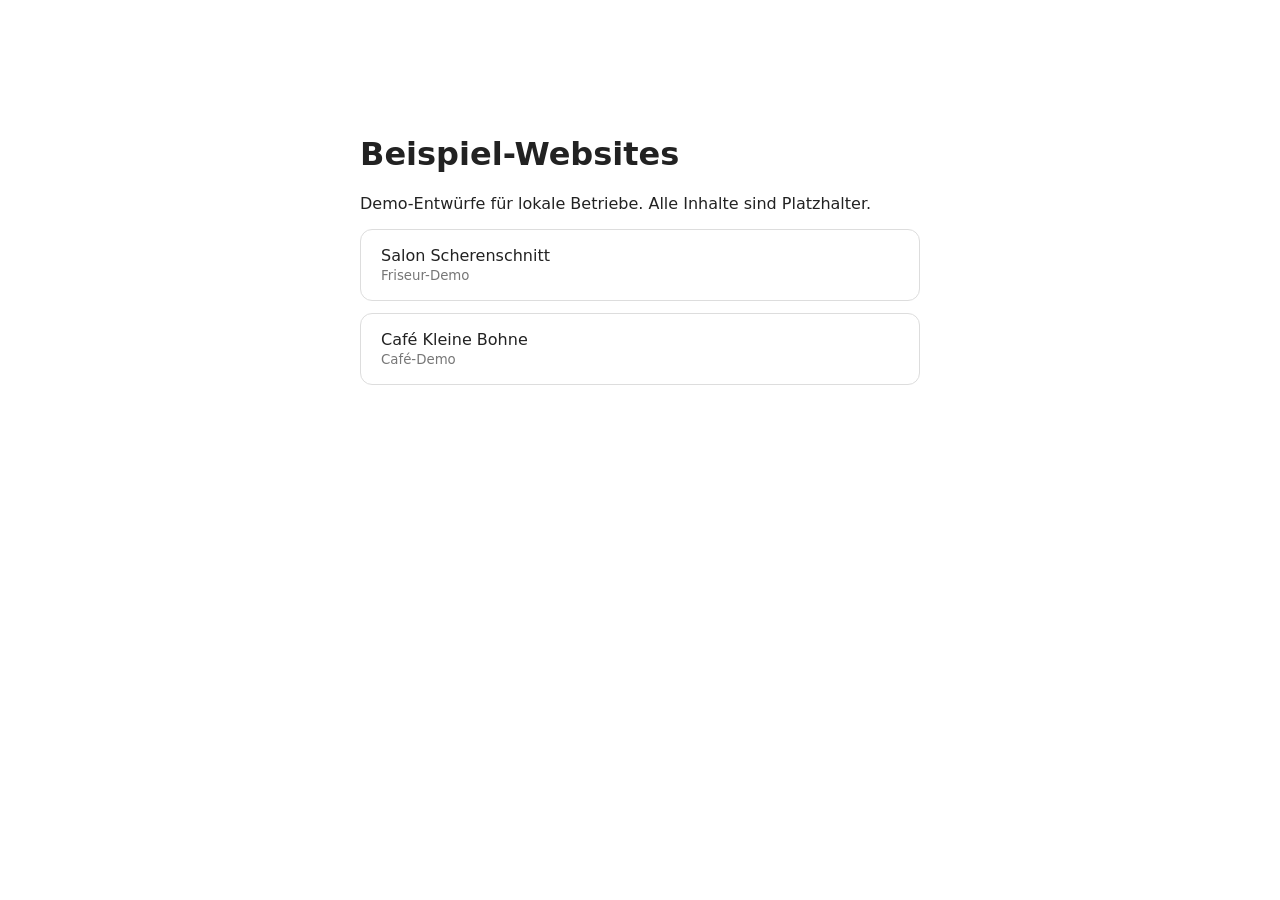
<file: index.html>
<!doctype html>
<html lang="de"><head><meta charset="utf-8"><meta name="viewport" content="width=device-width,initial-scale=1">
<title>Web-Demos</title>
<style>body{font-family:system-ui,sans-serif;max-width:560px;margin:15vh auto;padding:0 20px;color:#222}a{display:block;margin:12px 0;padding:16px 20px;border:1px solid #ddd;border-radius:12px;text-decoration:none;color:inherit}a:hover{background:#f5f5f5}small{color:#777}</style></head>
<body><h1>Beispiel-Websites</h1><p>Demo-Entwürfe für lokale Betriebe. Alle Inhalte sind Platzhalter.</p>
<a href="friseur/">Salon Scherenschnitt<br><small>Friseur-Demo</small></a>
<a href="cafe/">Café Kleine Bohne<br><small>Café-Demo</small></a></body></html>
</file>
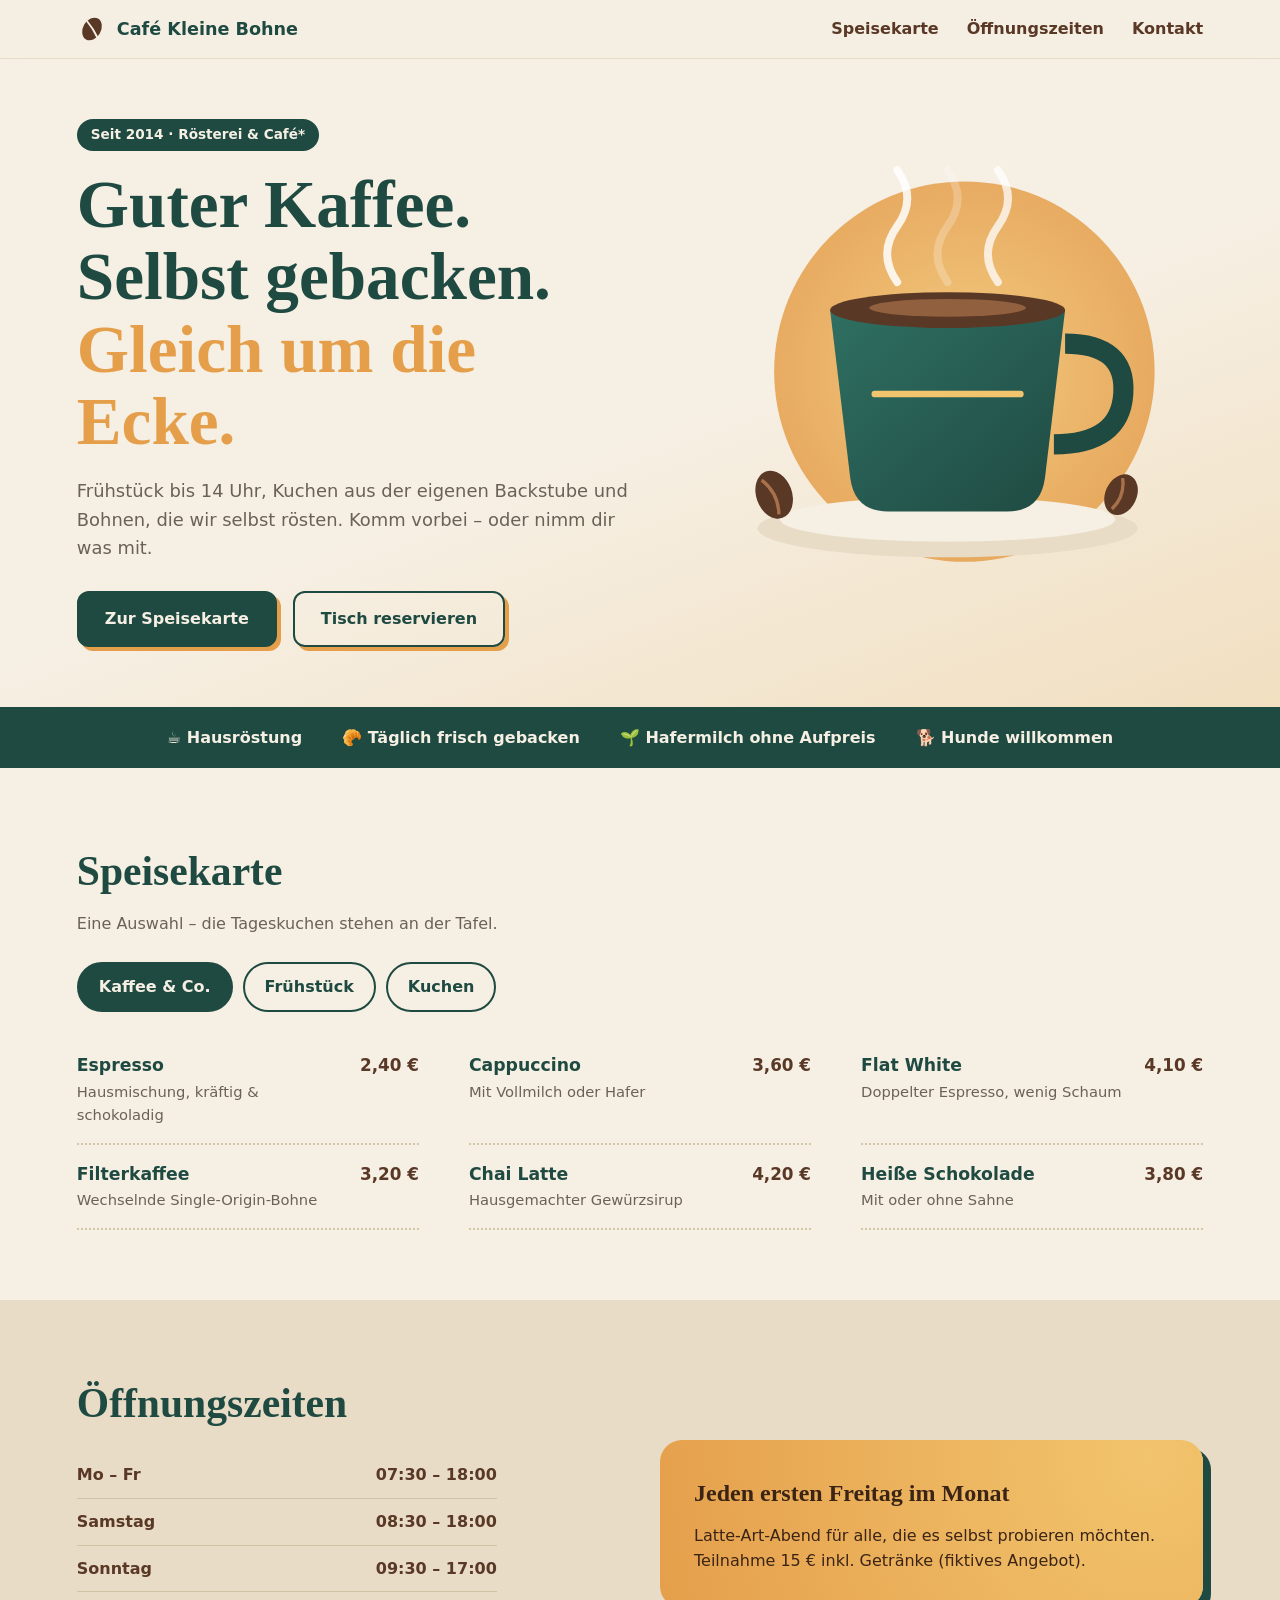
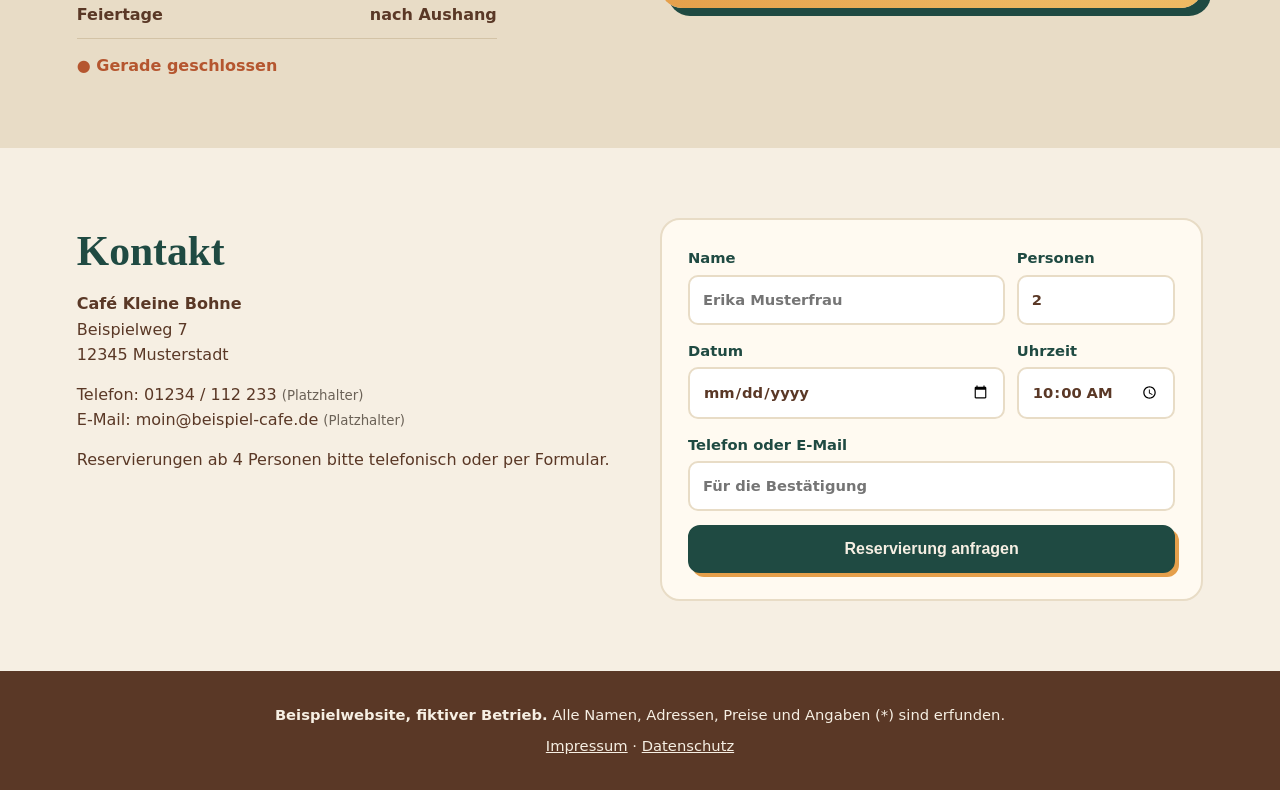
<file: cafe/index.html>
<!DOCTYPE html>
<html lang="de">
<head>
<meta charset="UTF-8">
<meta name="viewport" content="width=device-width, initial-scale=1">
<title>Café Kleine Bohne – Musterstadt (Beispielwebsite)</title>
<meta name="description" content="Beispielwebsite eines fiktiven Cafés.">
<link rel="stylesheet" href="style.css">
</head>
<body>
<header class="nav">
  <a href="#" class="logo">
    <svg viewBox="0 0 40 40" aria-hidden="true"><ellipse cx="20" cy="20" rx="12" ry="16" transform="rotate(30 20 20)" fill="currentColor"/><path d="M13 9 Q22 20 27 31" stroke="#f6efe3" stroke-width="2.5" fill="none" stroke-linecap="round"/></svg>
    <span>Café Kleine Bohne</span>
  </a>
  <button class="burger" aria-label="Menü öffnen" aria-expanded="false"><span></span><span></span><span></span></button>
  <nav class="links">
    <a href="#karte">Speisekarte</a>
    <a href="#zeiten">Öffnungszeiten</a>
    <a href="#kontakt">Kontakt</a>
  </nav>
</header>

<main>
<section class="hero">
  <div class="hero-text">
    <span class="badge">Seit 2014 · Rösterei &amp; Café*</span>
    <h1>Guter Kaffee.<br>Selbst gebacken.<br><span>Gleich um die Ecke.</span></h1>
    <p class="lead">Frühstück bis 14 Uhr, Kuchen aus der eigenen Backstube und Bohnen, die wir selbst rösten. Komm vorbei – oder nimm dir was mit.</p>
    <div class="cta">
      <a href="#karte" class="btn">Zur Speisekarte</a>
      <a href="#kontakt" class="btn ghost">Tisch reservieren</a>
    </div>
  </div>
  <div class="hero-art" aria-hidden="true">
    <svg viewBox="0 0 420 400">
      <defs>
        <linearGradient id="cup" x1="0" y1="0" x2="1" y2="1"><stop offset="0" stop-color="#2f6f62"/><stop offset="1" stop-color="#1f4a42"/></linearGradient>
        <radialGradient id="sun" cx=".5" cy=".5" r=".5"><stop offset="0" stop-color="#f2c46d"/><stop offset="1" stop-color="#e59f4b"/></radialGradient>
      </defs>
      <circle cx="230" cy="190" r="170" fill="url(#sun)" opacity=".85"/>
      <g fill="none" stroke="#fff" stroke-width="7" stroke-linecap="round" opacity=".9">
        <path d="M170 110 q-18 -25 0 -50 q18 -25 0 -50"><animate attributeName="opacity" values=".2;1;.2" dur="3s" repeatCount="indefinite"/></path>
        <path d="M215 110 q-18 -25 0 -50 q18 -25 0 -50"><animate attributeName="opacity" values="1;.2;1" dur="3s" repeatCount="indefinite"/></path>
        <path d="M260 110 q-18 -25 0 -50 q18 -25 0 -50"><animate attributeName="opacity" values=".2;1;.2" dur="3.5s" repeatCount="indefinite"/></path>
      </g>
      <ellipse cx="215" cy="330" rx="170" ry="26" fill="#e8dcc6"/>
      <ellipse cx="215" cy="322" rx="150" ry="20" fill="#f6efe3"/>
      <path d="M110 135 h210 l-18 150 q-4 30 -34 30 h-106 q-30 0 -34 -30 z" fill="url(#cup)"/>
      <path d="M320 165 q55 0 52 45 q-3 45 -62 45" fill="none" stroke="#1f4a42" stroke-width="18"/>
      <ellipse cx="215" cy="135" rx="105" ry="16" fill="#5a3826"/>
      <ellipse cx="215" cy="133" rx="70" ry="8" fill="#a8714b" opacity=".7"/>
      <path d="M150 210 h130" stroke="#f2c46d" stroke-width="6" stroke-linecap="round"/>
      <g transform="translate(60 300) rotate(-20)"><ellipse rx="16" ry="22" fill="#5a3826"/><path d="M-6 -16 Q4 0 -2 18" stroke="#a8714b" stroke-width="3" fill="none"/></g>
      <g transform="translate(370 300) rotate(25)"><ellipse rx="14" ry="19" fill="#5a3826"/><path d="M-5 -14 Q4 0 -2 15" stroke="#a8714b" stroke-width="3" fill="none"/></g>
    </svg>
  </div>
</section>

<section class="strip">
  <span>☕ Hausröstung</span><span>🥐 Täglich frisch gebacken</span><span>🌱 Hafermilch ohne Aufpreis</span><span>🐕 Hunde willkommen</span>
</section>

<section id="karte" class="section">
  <h2>Speisekarte</h2>
  <p class="sub">Eine Auswahl – die Tageskuchen stehen an der Tafel.</p>
  <div class="tabs" role="tablist">
    <button class="tab active" data-tab="kaffee" role="tab">Kaffee &amp; Co.</button>
    <button class="tab" data-tab="fruehstueck" role="tab">Frühstück</button>
    <button class="tab" data-tab="kuchen" role="tab">Kuchen</button>
  </div>
  <div class="menu active" id="kaffee">
    <div class="item"><div><h3>Espresso</h3><p>Hausmischung, kräftig &amp; schokoladig</p></div><b>2,40 €</b></div>
    <div class="item"><div><h3>Cappuccino</h3><p>Mit Vollmilch oder Hafer</p></div><b>3,60 €</b></div>
    <div class="item"><div><h3>Flat White</h3><p>Doppelter Espresso, wenig Schaum</p></div><b>4,10 €</b></div>
    <div class="item"><div><h3>Filterkaffee</h3><p>Wechselnde Single-Origin-Bohne</p></div><b>3,20 €</b></div>
    <div class="item"><div><h3>Chai Latte</h3><p>Hausgemachter Gewürzsirup</p></div><b>4,20 €</b></div>
    <div class="item"><div><h3>Heiße Schokolade</h3><p>Mit oder ohne Sahne</p></div><b>3,80 €</b></div>
  </div>
  <div class="menu" id="fruehstueck">
    <div class="item"><div><h3>Kleines Frühstück</h3><p>Brötchen, Butter, Marmelade, Kaffee</p></div><b>6,90 €</b></div>
    <div class="item"><div><h3>Bohnen-Frühstück</h3><p>Zwei Brötchen, Käse, Aufschnitt, Ei, Obst, Heißgetränk</p></div><b>12,50 €</b></div>
    <div class="item"><div><h3>Avocado-Brot</h3><p>Sauerteig, Avocado, Feta, Chili</p></div><b>9,80 €</b></div>
    <div class="item"><div><h3>Porridge</h3><p>Hafer, Zimt, Apfel, Nüsse (vegan)</p></div><b>6,50 €</b></div>
  </div>
  <div class="menu" id="kuchen">
    <div class="item"><div><h3>Käsekuchen</h3><p>Nach Omas Rezept</p></div><b>3,90 €</b></div>
    <div class="item"><div><h3>Apfelstrudel</h3><p>Warm, mit Vanillesoße</p></div><b>4,50 €</b></div>
    <div class="item"><div><h3>Zimtschnecke</h3><p>Täglich ab 8 Uhr frisch</p></div><b>3,20 €</b></div>
    <div class="item"><div><h3>Tageskuchen</h3><p>Fragt uns an der Theke</p></div><b>ab 3,50 €</b></div>
  </div>
</section>

<section id="zeiten" class="section split">
  <div class="hours-card">
    <h2>Öffnungszeiten</h2>
    <ul class="hours">
      <li><span>Mo – Fr</span><span>07:30 – 18:00</span></li>
      <li><span>Samstag</span><span>08:30 – 18:00</span></li>
      <li><span>Sonntag</span><span>09:30 – 17:00</span></li>
      <li><span>Feiertage</span><span>nach Aushang</span></li>
    </ul>
    <p class="status" id="status"></p>
  </div>
  <div class="event">
    <h3>Jeden ersten Freitag im Monat</h3>
    <p>Latte-Art-Abend für alle, die es selbst probieren möchten. Teilnahme 15 € inkl. Getränke (fiktives Angebot).</p>
  </div>
</section>

<section id="kontakt" class="section split">
  <div>
    <h2>Kontakt</h2>
    <p><strong>Café Kleine Bohne</strong><br>Beispielweg 7<br>12345 Musterstadt</p>
    <p>Telefon: 01234 / 112 233 <small>(Platzhalter)</small><br>E-Mail: moin@beispiel-cafe.de <small>(Platzhalter)</small></p>
    <p>Reservierungen ab 4 Personen bitte telefonisch oder per Formular.</p>
  </div>
  <form class="form" onsubmit="event.preventDefault(); this.querySelector('.ok').hidden=false;">
    <div class="row">
      <label>Name<input type="text" placeholder="Erika Musterfrau" required></label>
      <label>Personen<input type="number" min="1" max="20" value="2"></label>
    </div>
    <div class="row">
      <label>Datum<input type="date"></label>
      <label>Uhrzeit<input type="time" value="10:00"></label>
    </div>
    <label>Telefon oder E-Mail<input type="text" placeholder="Für die Bestätigung" required></label>
    <button class="btn" type="submit">Reservierung anfragen</button>
    <p class="ok" hidden>Demo: Das Formular verschickt nichts.</p>
  </form>
</section>
</main>

<footer class="footer">
  <p><strong>Beispielwebsite, fiktiver Betrieb.</strong> Alle Namen, Adressen, Preise und Angaben (*) sind erfunden.</p>
  <p><a href="#impressum" onclick="document.getElementById('impressum').hidden=false">Impressum</a> · <a href="#impressum" onclick="document.getElementById('impressum').hidden=false">Datenschutz</a></p>
  <div id="impressum" hidden class="imp"><p>Impressum: Platzhalter – hier stehen bei einer echten Website die Pflichtangaben nach § 5 DDG (Name, Anschrift, Kontakt, ggf. Registereintrag und USt-IdNr.).</p></div>
</footer>
<script src="main.js"></script>
</body>
</html>
</file>
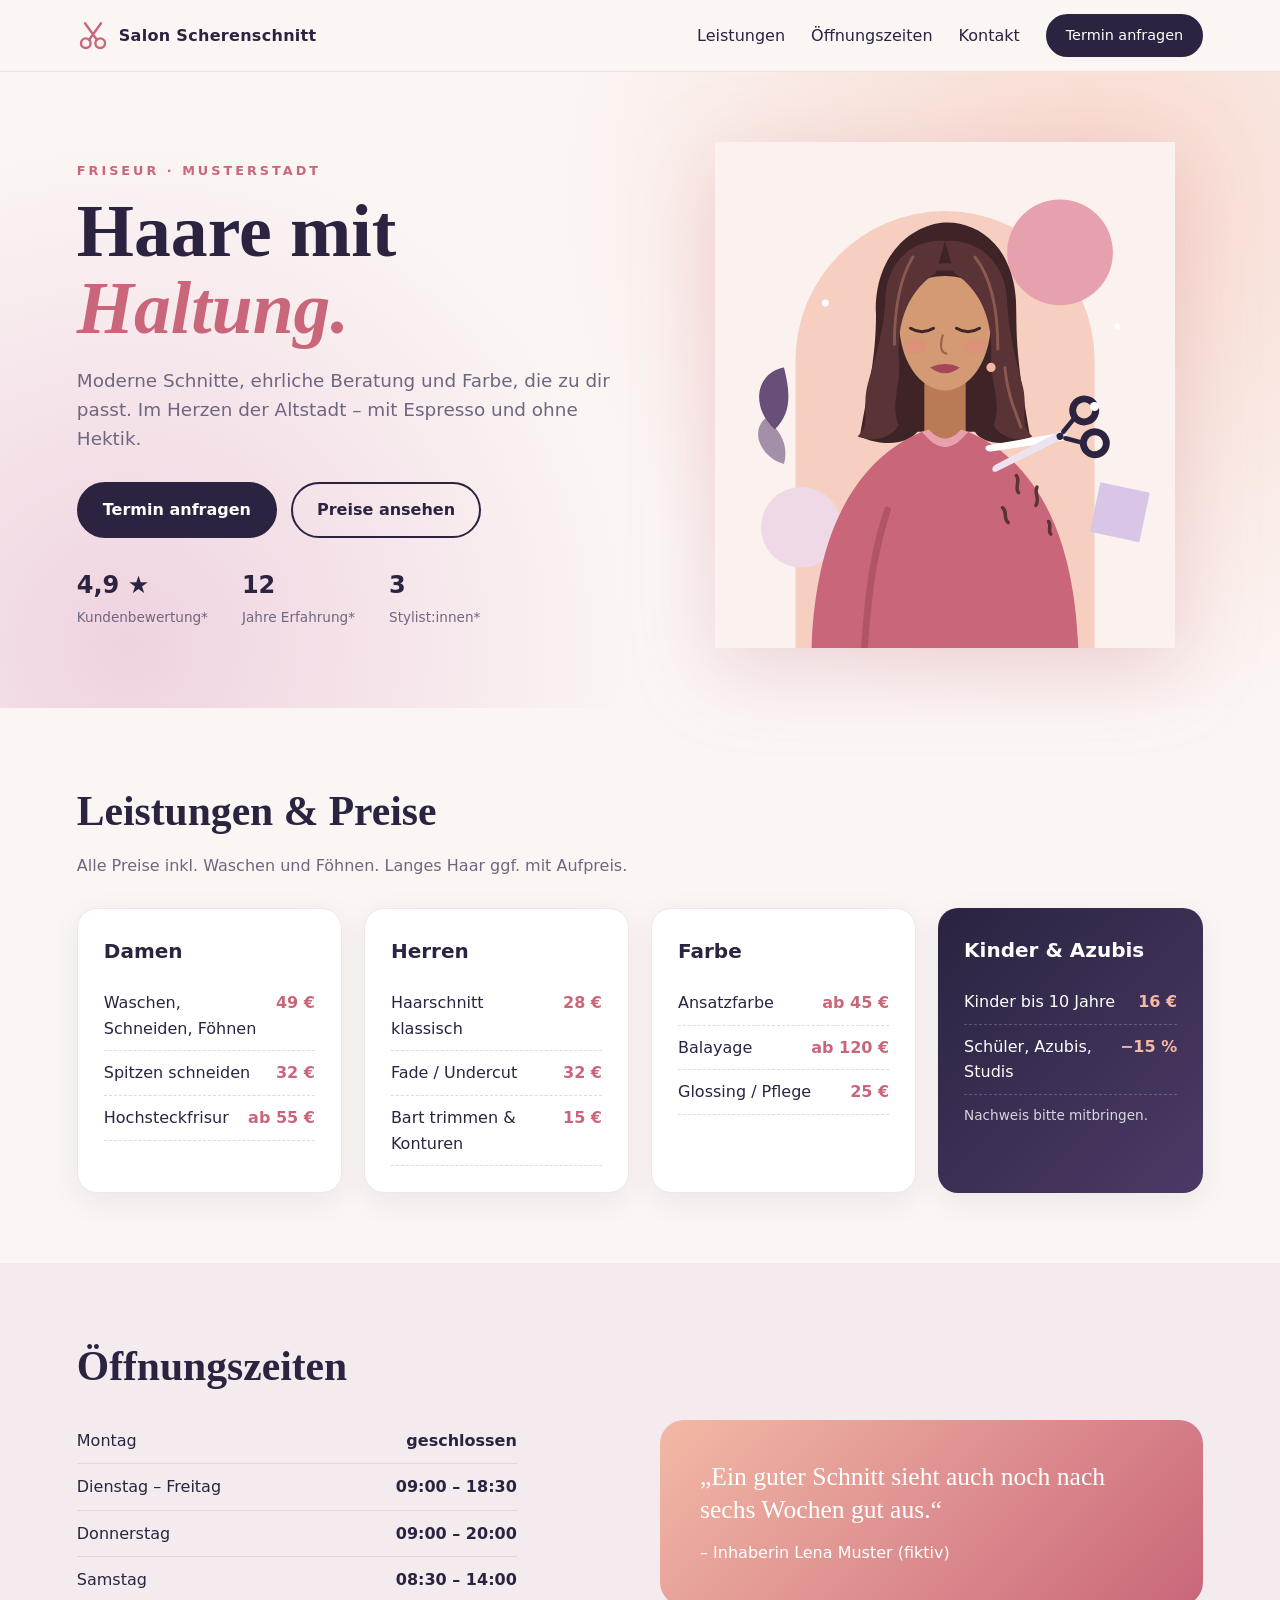
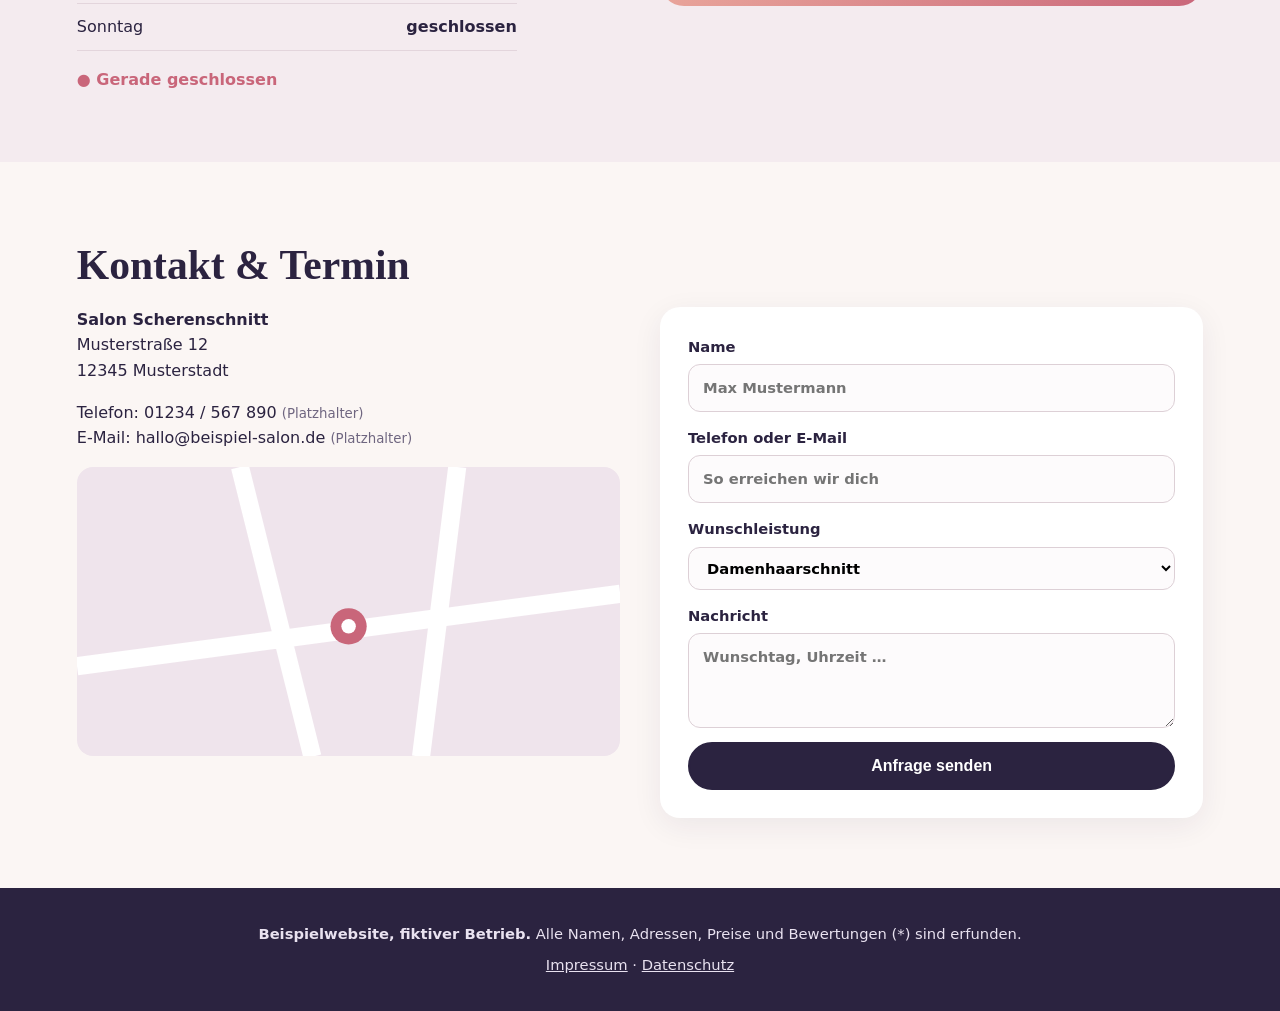
<file: friseur/index.html>
<!DOCTYPE html>
<html lang="de">
<head>
<meta charset="UTF-8">
<meta name="viewport" content="width=device-width, initial-scale=1">
<title>Salon Scherenschnitt – Friseur in Musterstadt (Beispielwebsite)</title>
<meta name="description" content="Beispielwebsite eines fiktiven Friseursalons.">
<link rel="stylesheet" href="style.css">
</head>
<body>
<header class="nav">
  <a href="#" class="logo">
    <svg viewBox="0 0 40 40" aria-hidden="true"><circle cx="11" cy="29" r="6" fill="none" stroke="currentColor" stroke-width="3"/><circle cx="29" cy="29" r="6" fill="none" stroke="currentColor" stroke-width="3"/><path d="M15 25 L30 4 M25 25 L10 4" stroke="currentColor" stroke-width="3" stroke-linecap="round"/></svg>
    <span>Salon Scherenschnitt</span>
  </a>
  <button class="burger" aria-label="Menü öffnen" aria-expanded="false"><span></span><span></span><span></span></button>
  <nav class="links">
    <a href="#leistungen">Leistungen</a>
    <a href="#zeiten">Öffnungszeiten</a>
    <a href="#kontakt">Kontakt</a>
    <a href="#kontakt" class="btn small">Termin anfragen</a>
  </nav>
</header>

<main>
<section class="hero">
  <div class="hero-text">
    <p class="eyebrow">Friseur · Musterstadt</p>
    <h1>Haare mit <em>Haltung.</em></h1>
    <p class="lead">Moderne Schnitte, ehrliche Beratung und Farbe, die zu dir passt. Im Herzen der Altstadt – mit Espresso und ohne Hektik.</p>
    <div class="cta">
      <a href="#kontakt" class="btn">Termin anfragen</a>
      <a href="#leistungen" class="btn ghost">Preise ansehen</a>
    </div>
    <ul class="facts">
      <li><strong>4,9 ★</strong><span>Kundenbewertung*</span></li>
      <li><strong>12</strong><span>Jahre Erfahrung*</span></li>
      <li><strong>3</strong><span>Stylist:innen*</span></li>
    </ul>
  </div>
  <div class="hero-art" aria-hidden="true">
    <svg xmlns="http://www.w3.org/2000/svg" viewBox="0 0 400 440">
      <!-- 01 Editorial-Pastell: flach, ohne Konturen, welliger Lob -->
      <rect width="400" height="440" fill="#fbf1ee"/>
      <path d="M70 440 V190 A130 130 0 0 1 330 190 V440 Z" fill="#f6cfc0"/>
      <circle cx="300" cy="96" r="46" fill="#e7a1ae"/>
      <rect x="40" y="300" width="70" height="70" rx="35" fill="#efd9e6"/>
      <path d="M330 300 h44 v44 h-44z" fill="#d9c6e6" transform="rotate(12 352 322)"/>
      <!-- Blätter -->
      <g fill="#5a3d6e" opacity=".9">
        <path d="M52 250 C30 230 36 200 60 196 C66 220 66 236 52 250Z"/>
        <path d="M60 280 C40 274 30 252 44 240 C58 252 64 264 60 280Z" opacity=".6"/>
      </g>
      <!-- Haar hinten -->
      <path d="M140 150 C138 95 175 70 202 70 C232 70 264 95 262 150 C262 190 268 220 274 256 C252 266 232 262 226 252 L176 252 C168 262 148 266 126 256 C132 220 140 190 140 150Z" fill="#3e2427"/>
      <!-- Hals -->
      <path d="M182 196 L182 256 Q200 270 218 256 L218 196Z" fill="#b97a55"/>
      <!-- Oberteil -->
      <path d="M84 440 C88 330 128 274 180 252 Q200 278 220 252 C272 274 312 330 316 440Z" fill="#c9667a"/>
      <path d="M180 252 Q200 278 220 252 L214 250 Q200 266 186 250Z" fill="#e7a1ae"/>
      <path d="M130 440 C134 380 140 350 150 320" stroke="#b25467" stroke-width="6" fill="none" stroke-linecap="round"/>
      <!-- Gesicht -->
      <path d="M160 148 C160 106 240 106 240 148 C242 192 220 216 200 216 C180 216 158 192 160 148Z" fill="#d39a73"/>
      <ellipse cx="174" cy="178" rx="10" ry="6" fill="#e48a7f" opacity=".5"/>
      <ellipse cx="226" cy="178" rx="10" ry="6" fill="#e48a7f" opacity=".5"/>
      <g fill="none" stroke="#3e2427" stroke-width="2.6" stroke-linecap="round">
        <path d="M170 162 Q180 168 190 162"/><path d="M210 162 Q220 168 230 162"/>
        <path d="M198 168 Q194 182 201 184" stroke-width="1.8" stroke="#9c6243"/>
      </g>
      <path d="M187 196 Q200 190 213 196 Q200 206 187 196Z" fill="#a8455a"/>
      <!-- Haar vorne mit Curtain Bangs -->
      <path d="M200 86 C168 84 148 108 148 140 C146 170 138 190 132 214 C128 234 136 246 124 256 C140 262 154 256 160 246 C152 230 162 210 160 190 C158 164 164 132 192 114 Z" fill="#5a3336"/>
      <path d="M200 86 C232 84 254 108 254 140 C256 170 262 190 268 214 C272 234 264 246 276 256 C262 262 248 256 242 246 C250 230 240 210 240 190 C242 164 236 132 208 114 Z" fill="#5a3336"/>
      <path d="M156 134 C160 96 240 96 244 134 C232 118 214 110 200 112 C186 110 168 118 156 134Z" fill="#5a3336"/>
      <path d="M172 100 C160 120 156 150 156 176 M226 100 C242 120 246 150 246 180 M252 196 C254 220 262 236 266 248" stroke="#8a5a50" stroke-width="2.5" fill="none" stroke-linecap="round"/>
      <circle cx="240" cy="196" r="4" fill="#f3b9a5"/>
      <!-- Schere -->
      <g transform="translate(300 256) rotate(-18)">
        <path d="M6 -2 L-62 -12 C-66 -12 -66 -7 -61 -6 L6 5 Z" fill="#ffffff"/>
        <path d="M6 2 L-62 12 C-66 12 -66 7 -61 6 L6 -5 Z" fill="#ece3f1"/>
        <path d="M4 -3 L18 -12 M4 3 L18 12" stroke="#2b2340" stroke-width="4" stroke-linecap="round"/>
        <circle cx="27" cy="-15" r="10" fill="none" stroke="#2b2340" stroke-width="6"/>
        <circle cx="27" cy="15" r="10" fill="none" stroke="#2b2340" stroke-width="6"/>
        <circle cx="0" cy="0" r="3" fill="#2b2340"/>
      </g>
      <!-- fallende Strähnen -->
      <g fill="none" stroke="#5a3336" stroke-width="3" stroke-linecap="round">
        <path d="M262 290 c4 5 -2 10 2 15"/><path d="M280 300 c-3 6 3 10 -1 16"/><path d="M250 318 c5 4 0 9 5 13"/><path d="M290 330 c3 4 -1 8 2 11"/>
      </g>
      <g fill="#fff"><circle cx="330" cy="230" r="4"/><circle cx="96" cy="140" r="3"/><circle cx="350" cy="160" r="2.5"/></g>
    </svg>
  </div>
</section>

<section id="leistungen" class="section">
  <h2>Leistungen &amp; Preise</h2>
  <p class="sub">Alle Preise inkl. Waschen und Föhnen. Langes Haar ggf. mit Aufpreis.</p>
  <div class="cards">
    <article class="card">
      <h3>Damen</h3>
      <ul class="prices">
        <li><span>Waschen, Schneiden, Föhnen</span><b>49 €</b></li>
        <li><span>Spitzen schneiden</span><b>32 €</b></li>
        <li><span>Hochsteckfrisur</span><b>ab 55 €</b></li>
      </ul>
    </article>
    <article class="card">
      <h3>Herren</h3>
      <ul class="prices">
        <li><span>Haarschnitt klassisch</span><b>28 €</b></li>
        <li><span>Fade / Undercut</span><b>32 €</b></li>
        <li><span>Bart trimmen &amp; Konturen</span><b>15 €</b></li>
      </ul>
    </article>
    <article class="card">
      <h3>Farbe</h3>
      <ul class="prices">
        <li><span>Ansatzfarbe</span><b>ab 45 €</b></li>
        <li><span>Balayage</span><b>ab 120 €</b></li>
        <li><span>Glossing / Pflege</span><b>25 €</b></li>
      </ul>
    </article>
    <article class="card accent">
      <h3>Kinder &amp; Azubis</h3>
      <ul class="prices">
        <li><span>Kinder bis 10 Jahre</span><b>16 €</b></li>
        <li><span>Schüler, Azubis, Studis</span><b>−15 %</b></li>
      </ul>
      <p class="note">Nachweis bitte mitbringen.</p>
    </article>
  </div>
</section>

<section id="zeiten" class="section split">
  <div>
    <h2>Öffnungszeiten</h2>
    <table class="hours">
      <tr><td>Montag</td><td>geschlossen</td></tr>
      <tr><td>Dienstag – Freitag</td><td>09:00 – 18:30</td></tr>
      <tr><td>Donnerstag</td><td>09:00 – 20:00</td></tr>
      <tr><td>Samstag</td><td>08:30 – 14:00</td></tr>
      <tr><td>Sonntag</td><td>geschlossen</td></tr>
    </table>
    <p class="status" id="status"></p>
  </div>
  <div class="quote">
    <p>„Ein guter Schnitt sieht auch noch nach sechs Wochen gut aus.“</p>
    <span>– Inhaberin Lena Muster (fiktiv)</span>
  </div>
</section>

<section id="kontakt" class="section contact">
  <h2>Kontakt &amp; Termin</h2>
  <div class="split">
    <div class="info">
      <p><strong>Salon Scherenschnitt</strong><br>Musterstraße 12<br>12345 Musterstadt</p>
      <p>Telefon: 01234 / 567 890 <small>(Platzhalter)</small><br>E-Mail: hallo@beispiel-salon.de <small>(Platzhalter)</small></p>
      <div class="map" aria-hidden="true">
        <svg viewBox="0 0 300 160"><rect width="300" height="160" fill="#efe4ec"/><path d="M0 110 L300 70 M90 0 L130 160 M210 0 L190 160" stroke="#fff" stroke-width="10"/><circle cx="150" cy="88" r="10" fill="#c9667a"/><circle cx="150" cy="88" r="4" fill="#fff"/></svg>
      </div>
    </div>
    <form class="form" onsubmit="event.preventDefault(); this.querySelector('.ok').hidden=false;">
      <label>Name<input type="text" placeholder="Max Mustermann" required></label>
      <label>Telefon oder E-Mail<input type="text" placeholder="So erreichen wir dich" required></label>
      <label>Wunschleistung
        <select><option>Damenhaarschnitt</option><option>Herrenhaarschnitt</option><option>Farbe</option><option>Beratung</option></select>
      </label>
      <label>Nachricht<textarea rows="3" placeholder="Wunschtag, Uhrzeit …"></textarea></label>
      <button class="btn" type="submit">Anfrage senden</button>
      <p class="ok" hidden>Demo: Das Formular verschickt nichts.</p>
    </form>
  </div>
</section>
</main>

<footer class="footer">
  <p><strong>Beispielwebsite, fiktiver Betrieb.</strong> Alle Namen, Adressen, Preise und Bewertungen (*) sind erfunden.</p>
  <p><a href="#impressum" onclick="document.getElementById('impressum').hidden=false">Impressum</a> · <a href="#impressum" onclick="document.getElementById('impressum').hidden=false">Datenschutz</a></p>
  <div id="impressum" hidden class="imp"><p>Impressum: Platzhalter – hier stehen bei einer echten Website die Pflichtangaben nach § 5 DDG (Name, Anschrift, Kontakt, ggf. Registereintrag und USt-IdNr.).</p></div>
</footer>
<script src="main.js"></script>
</body>
</html>
</file>
<file: cafe/style.css>
:root{--green:#1f4a42;--green2:#2f6f62;--cream:#f6efe3;--sand:#e8dcc6;--sun:#e59f4b;--brown:#5a3826;--muted:#6b6257}
*{box-sizing:border-box;margin:0;padding:0}
html{scroll-behavior:smooth}
body{font-family:"Trebuchet MS","Segoe UI",system-ui,sans-serif;background:var(--cream);color:var(--brown);line-height:1.6}
a{color:inherit}
.nav{position:sticky;top:0;z-index:10;display:flex;justify-content:space-between;align-items:center;padding:14px 6vw;background:rgba(246,239,227,.9);backdrop-filter:blur(8px);border-bottom:1px solid var(--sand)}
.logo{display:flex;gap:10px;align-items:center;font-weight:800;text-decoration:none;font-size:1.1rem;color:var(--green)}
.logo svg{width:30px;height:30px;color:var(--brown)}
.links{display:flex;gap:28px}
.links a{text-decoration:none;font-weight:600}
.links a:hover{color:var(--sun)}
.burger{display:none;background:none;border:0;cursor:pointer;padding:6px}
.burger span{display:block;width:24px;height:2px;background:var(--green);margin:5px 0}
.btn{display:inline-block;background:var(--green);color:var(--cream);padding:13px 26px;border-radius:12px;text-decoration:none;font-weight:700;border:2px solid var(--green);cursor:pointer;font-size:1rem;box-shadow:4px 4px 0 var(--sun);transition:transform .15s,box-shadow .15s}
.btn:hover{transform:translate(-2px,-2px);box-shadow:6px 6px 0 var(--sun)}
.btn.ghost{background:transparent;color:var(--green)}
.hero{display:grid;grid-template-columns:1.1fr 1fr;gap:30px;align-items:center;padding:60px 6vw;background:linear-gradient(160deg,var(--cream) 55%,#f1dfc0)}
.badge{display:inline-block;background:var(--green);color:var(--cream);padding:5px 14px;border-radius:999px;font-size:.85rem;font-weight:700}
h1{font-family:Georgia,serif;font-size:clamp(2.3rem,5.4vw,4.2rem);line-height:1.08;color:var(--green);margin:18px 0}
h1 span{color:var(--sun)}
.lead{font-size:1.12rem;color:var(--muted);max-width:32em}
.cta{display:flex;gap:16px;flex-wrap:wrap;margin-top:28px}
.hero-art svg{width:100%;max-width:470px;display:block;margin:auto}
.strip{display:flex;flex-wrap:wrap;justify-content:center;gap:12px 40px;padding:18px 6vw;background:var(--green);color:var(--cream);font-weight:600}
.section{padding:70px 6vw}
h2{font-family:Georgia,serif;font-size:clamp(1.8rem,4vw,2.6rem);color:var(--green);margin-bottom:6px}
.sub{color:var(--muted);margin-bottom:26px}
.tabs{display:flex;gap:10px;flex-wrap:wrap;margin-bottom:24px}
.tab{font:inherit;font-weight:700;padding:10px 20px;border-radius:999px;border:2px solid var(--green);background:transparent;color:var(--green);cursor:pointer}
.tab.active{background:var(--green);color:var(--cream)}
.menu{display:none;grid-template-columns:repeat(auto-fit,minmax(300px,1fr));gap:0 50px}
.menu.active{display:grid}
.item{display:flex;justify-content:space-between;gap:16px;padding:16px 0;border-bottom:2px dotted #d6c6a8}
.item h3{font-size:1.08rem;color:var(--green)}
.item p{font-size:.92rem;color:var(--muted)}
.item b{white-space:nowrap;color:var(--brown);font-size:1.05rem}
.split{display:grid;grid-template-columns:1fr 1fr;gap:40px;align-items:start}
#zeiten{background:var(--sand)}
.hours{list-style:none;margin-top:16px;max-width:420px}
.hours li{display:flex;justify-content:space-between;padding:10px 0;border-bottom:1px solid #d3c3a6;font-weight:600}
.status{margin-top:14px;font-weight:700}
.status.open{color:var(--green2)}.status.closed{color:#b5562f}
.event{background:radial-gradient(circle at 90% 10%,#f2c46d,var(--sun));color:#3b2416;border-radius:22px;padding:34px;align-self:center;box-shadow:8px 8px 0 var(--green)}
.event h3{font-family:Georgia,serif;font-size:1.5rem;margin-bottom:10px}
#kontakt p{margin-bottom:14px}
small{color:var(--muted)}
.form{background:#fffaf1;border:2px solid var(--sand);border-radius:20px;padding:26px;display:grid;gap:14px}
.row{display:grid;grid-template-columns:2fr 1fr;gap:12px}
.form label{display:grid;gap:5px;font-weight:700;font-size:.92rem;color:var(--green)}
.form input{min-width:0;width:100%;font:inherit;padding:11px 13px;border:2px solid var(--sand);border-radius:10px;background:#fff;color:var(--brown)}
.form input:focus{outline:none;border-color:var(--sun)}
.ok{color:var(--green2);font-weight:700}
.footer{background:var(--brown);color:var(--cream);text-align:center;padding:32px 6vw;font-size:.92rem;display:grid;gap:8px}
.imp{max-width:640px;margin:6px auto 0;opacity:.85}
@media (max-width:820px){
  .burger{display:block}
  .links{position:absolute;top:100%;left:0;right:0;flex-direction:column;gap:16px;background:var(--cream);padding:20px 6vw;border-bottom:1px solid var(--sand);display:none}
  .links.open{display:flex}
  .hero{grid-template-columns:1fr;padding-top:30px}
  .hero-art{order:-1}.hero-art svg{max-width:250px}
  .split{grid-template-columns:1fr}
  .row{grid-template-columns:1fr 1fr}
  .menu{grid-template-columns:1fr}
}
.row label{min-width:0}
</file>
<file: friseur/style.css>
:root{--ink:#2b2340;--rose:#c9667a;--peach:#f3b9a5;--bg:#fbf6f4;--card:#fff;--muted:#6f6680}
*{box-sizing:border-box;margin:0;padding:0}
html{scroll-behavior:smooth}
body{font-family:"Segoe UI",system-ui,-apple-system,Roboto,sans-serif;color:var(--ink);background:var(--bg);line-height:1.6}
a{color:inherit}
.nav{position:sticky;top:0;z-index:10;display:flex;align-items:center;justify-content:space-between;padding:14px 6vw;background:rgba(251,246,244,.88);backdrop-filter:blur(10px);border-bottom:1px solid #eadfe3}
.logo{display:flex;align-items:center;gap:10px;font-weight:800;text-decoration:none;letter-spacing:.3px}
.logo svg{width:32px;height:32px;color:var(--rose)}
.links{display:flex;gap:26px;align-items:center}
.links a{text-decoration:none;font-weight:500}
.links a:not(.btn):hover{color:var(--rose)}
.burger{display:none;background:none;border:0;cursor:pointer;padding:6px}
.burger span{display:block;width:24px;height:2px;background:var(--ink);margin:5px 0;border-radius:2px}
.btn{display:inline-block;background:var(--ink);color:#fff;padding:13px 24px;border-radius:999px;text-decoration:none;font-weight:600;border:2px solid var(--ink);cursor:pointer;font-size:1rem;transition:transform .15s,background .15s}
.btn:hover{transform:translateY(-2px);background:var(--rose);border-color:var(--rose)}
.btn.ghost{background:transparent;color:var(--ink)}
.btn.small{padding:8px 18px;font-size:.9rem;color:#fff}
.hero{display:grid;grid-template-columns:1.1fr 1fr;gap:40px;align-items:center;padding:70px 6vw 60px;background:radial-gradient(circle at 85% 20%,#f8d9cf 0,transparent 45%),radial-gradient(circle at 10% 90%,#efd3e0 0,transparent 40%)}
.eyebrow{text-transform:uppercase;letter-spacing:3px;font-size:.8rem;color:var(--rose);font-weight:700}
h1{font-family:Georgia,"Times New Roman",serif;font-size:clamp(2.6rem,6vw,4.6rem);line-height:1.05;margin:12px 0 18px}
h1 em{color:var(--rose)}
.lead{font-size:1.15rem;color:var(--muted);max-width:34em}
.cta{display:flex;gap:14px;flex-wrap:wrap;margin:28px 0}
.facts{display:flex;gap:34px;list-style:none}
.facts strong{display:block;font-size:1.5rem}
.facts span{font-size:.85rem;color:var(--muted)}
.hero-art svg{width:100%;max-width:460px;display:block;margin:auto;filter:drop-shadow(0 20px 40px rgba(201,102,122,.25))}
.section{padding:70px 6vw}
h2{font-family:Georgia,serif;font-size:clamp(1.8rem,4vw,2.6rem);margin-bottom:8px}
.sub{color:var(--muted);margin-bottom:30px}
.cards{display:grid;grid-template-columns:repeat(auto-fit,minmax(230px,1fr));gap:22px}
.card{background:var(--card);border-radius:20px;padding:26px;box-shadow:0 8px 30px rgba(43,35,64,.07);border:1px solid #f0e6ea}
.card h3{margin-bottom:14px;font-size:1.25rem}
.card.accent{background:linear-gradient(135deg,var(--ink),#4b3a66);color:#fff;border:0}
.prices{list-style:none}
.prices li{display:flex;justify-content:space-between;gap:12px;padding:9px 0;border-bottom:1px dashed #e4d7dd}
.accent .prices li{border-color:rgba(255,255,255,.2)}
.prices b{white-space:nowrap;color:var(--rose)}
.accent .prices b{color:var(--peach)}
.note{font-size:.85rem;opacity:.8;margin-top:10px}
.split{display:grid;grid-template-columns:1fr 1fr;gap:40px;align-items:start}
#zeiten{background:#f4ebef}
.hours{width:100%;border-collapse:collapse;margin-top:18px;max-width:440px}
.hours td{padding:10px 0;border-bottom:1px solid #e3d5dc}
.hours td:last-child{text-align:right;font-weight:600}
.status{margin-top:16px;font-weight:600}
.status.open{color:#2f8a5b}.status.closed{color:var(--rose)}
.quote{background:linear-gradient(135deg,var(--peach),var(--rose));color:#fff;border-radius:24px;padding:40px;align-self:center}
.quote p{font-family:Georgia,serif;font-size:1.6rem;line-height:1.3;margin-bottom:14px}
.info p{margin-bottom:16px}
small{color:var(--muted)}
.map svg{width:100%;border-radius:16px;display:block}
.form{background:#fff;border-radius:20px;padding:28px;box-shadow:0 8px 30px rgba(43,35,64,.07);display:grid;gap:14px}
.form label{display:grid;gap:6px;font-weight:600;font-size:.92rem}
.form input,.form select,.form textarea{width:100%;min-width:0;font:inherit;padding:11px 14px;border:1px solid #ddd0d6;border-radius:12px;background:#fdfbfc}
.form input:focus,.form select:focus,.form textarea:focus{outline:2px solid var(--rose);border-color:transparent}
.ok{color:#2f8a5b;font-weight:600}
.footer{background:var(--ink);color:#e9e2f0;padding:34px 6vw;text-align:center;font-size:.92rem;display:grid;gap:8px}
.imp{max-width:640px;margin:8px auto 0;opacity:.8}
@media (max-width:820px){
  .burger{display:block}
  .links{position:absolute;top:100%;left:0;right:0;flex-direction:column;background:var(--bg);padding:20px;gap:16px;border-bottom:1px solid #eadfe3;display:none}
  .links.open{display:flex}
  .hero{grid-template-columns:1fr;padding-top:40px;text-align:left}
  .hero-art{order:-1}.hero-art svg{max-width:260px}
  .split{grid-template-columns:1fr}
  .facts{gap:22px}
}
</file>
